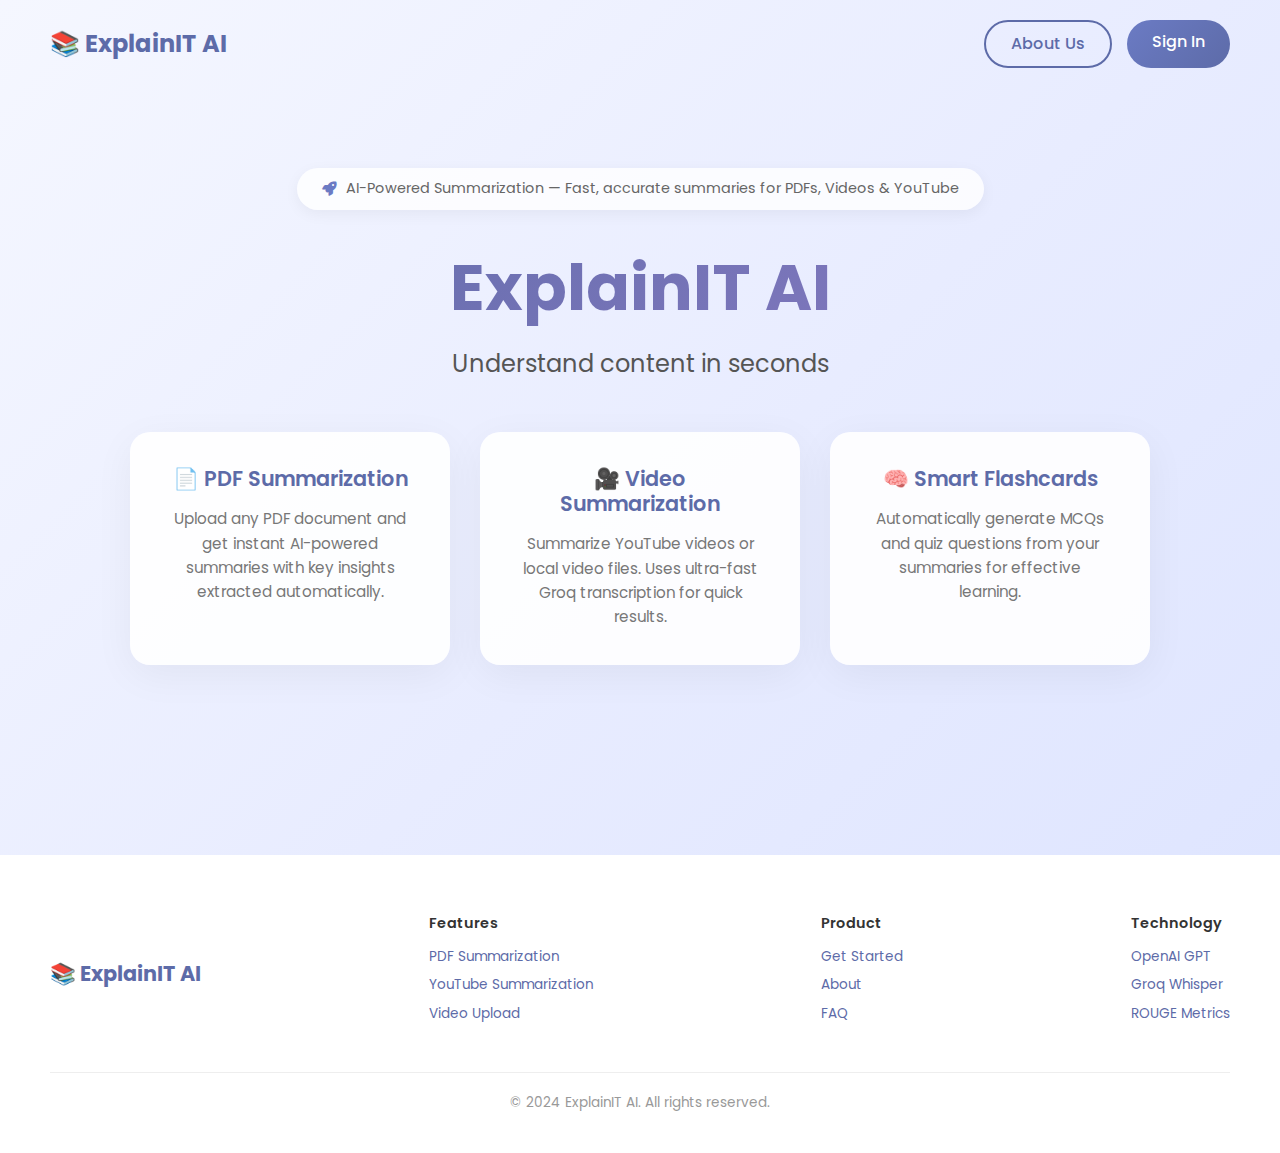
<file: templates/landing.html>
<!DOCTYPE html>
<html lang="en">

<head>
    <meta charset="UTF-8">
    <meta name="viewport" content="width=device-width, initial-scale=1.0">
    <title>ExplainIT AI - Smart Summarization Platform</title>
    <link href="https://cdn.jsdelivr.net/npm/bootstrap@5.3.3/dist/css/bootstrap.min.css" rel="stylesheet">
    <link rel="stylesheet" href="https://cdnjs.cloudflare.com/ajax/libs/font-awesome/6.0.0/css/all.min.css">
    <style>
        @import url('https://fonts.googleapis.com/css2?family=Poppins:wght@300;400;500;600;700&display=swap');

        * {
            margin: 0;
            padding: 0;
            box-sizing: border-box;
        }

        body {
            font-family: 'Poppins', sans-serif;
            background: linear-gradient(135deg, #f5f7ff 0%, #e8ecff 50%, #dce3ff 100%);
            min-height: 100vh;
            overflow-x: hidden;
        }

        /* Navbar */
        .navbar {
            background: transparent;
            padding: 20px 50px;
            display: flex;
            justify-content: space-between;
            align-items: center;
        }

        .navbar-brand {
            font-size: 1.5rem;
            font-weight: 700;
            color: #5D6BA8;
            text-decoration: none;
            display: flex;
            align-items: center;
            gap: 10px;
        }

        .navbar-brand:hover {
            color: #4a5a9a;
        }

        .nav-buttons {
            display: flex;
            gap: 15px;
        }

        .nav-btn {
            padding: 10px 25px;
            border-radius: 25px;
            font-weight: 500;
            text-decoration: none;
            transition: all 0.3s;
        }

        .nav-btn-outline {
            border: 2px solid #5D6BA8;
            color: #5D6BA8;
            background: transparent;
        }

        .nav-btn-outline:hover {
            background: #5D6BA8;
            color: white;
        }

        .nav-btn-primary {
            background: linear-gradient(135deg, #6B7BC4 0%, #5D6BA8 100%);
            color: white;
            border: none;
        }

        .nav-btn-primary:hover {
            transform: translateY(-2px);
            box-shadow: 0 5px 20px rgba(93, 107, 168, 0.4);
        }

        /* Hero Section */
        .hero {
            text-align: center;
            padding: 80px 20px 60px;
            position: relative;
        }

        .announcement {
            display: inline-flex;
            align-items: center;
            gap: 10px;
            background: rgba(255, 255, 255, 0.8);
            padding: 10px 25px;
            border-radius: 30px;
            font-size: 0.9rem;
            color: #666;
            margin-bottom: 40px;
            box-shadow: 0 4px 15px rgba(0, 0, 0, 0.05);
        }

        .announcement i {
            color: #6B7BC4;
        }

        .hero-title {
            font-size: 4rem;
            font-weight: 700;
            background: linear-gradient(135deg, #5D6BA8 0%, #8B7BC4 100%);
            -webkit-background-clip: text;
            -webkit-text-fill-color: transparent;
            background-clip: text;
            margin-bottom: 20px;
        }

        .hero-subtitle {
            font-size: 1.5rem;
            color: #555;
            font-weight: 400;
            margin-bottom: 50px;
        }

        /* Feature Cards */
        .feature-cards {
            display: flex;
            justify-content: center;
            gap: 30px;
            flex-wrap: wrap;
            padding: 0 20px;
            margin-bottom: 80px;
        }

        .feature-card {
            background: rgba(255, 255, 255, 0.9);
            border-radius: 20px;
            padding: 35px 40px;
            width: 320px;
            box-shadow: 0 10px 40px rgba(0, 0, 0, 0.05);
            transition: all 0.3s;
            cursor: pointer;
            text-decoration: none;
        }

        .feature-card:hover {
            transform: translateY(-10px);
            box-shadow: 0 20px 50px rgba(93, 107, 168, 0.15);
        }

        .feature-card h3 {
            font-size: 1.3rem;
            font-weight: 600;
            color: #5D6BA8;
            margin-bottom: 15px;
        }

        .feature-card p {
            color: #777;
            font-size: 0.95rem;
            line-height: 1.6;
            margin: 0;
        }

        /* Background Wave */
        .wave-bg {
            position: absolute;
            bottom: 0;
            left: 0;
            width: 100%;
            height: 300px;
            background: linear-gradient(180deg, transparent 0%, rgba(147, 165, 255, 0.1) 100%);
            pointer-events: none;
        }

        /* Footer */
        .footer {
            background: white;
            padding: 60px 50px 40px;
            margin-top: 50px;
        }

        .footer-content {
            display: flex;
            justify-content: space-between;
            flex-wrap: wrap;
            gap: 40px;
            max-width: 1200px;
            margin: 0 auto;
        }

        .footer-brand {
            font-size: 1.3rem;
            font-weight: 700;
            color: #5D6BA8;
            display: flex;
            align-items: center;
            gap: 10px;
        }

        .footer-section h4 {
            font-size: 0.9rem;
            font-weight: 600;
            color: #333;
            margin-bottom: 15px;
        }

        .footer-section a {
            display: block;
            color: #5D6BA8;
            text-decoration: none;
            font-size: 0.85rem;
            margin-bottom: 8px;
            transition: color 0.2s;
        }

        .footer-section a:hover {
            color: #8B7BC4;
        }

        .footer-bottom {
            text-align: center;
            margin-top: 40px;
            padding-top: 20px;
            border-top: 1px solid #eee;
            color: #999;
            font-size: 0.85rem;
        }

        /* Responsive */
        @media (max-width: 768px) {
            .navbar {
                padding: 15px 20px;
            }

            .hero-title {
                font-size: 2.5rem;
            }

            .hero-subtitle {
                font-size: 1.1rem;
            }

            .feature-cards {
                flex-direction: column;
                align-items: center;
            }

            .feature-card {
                width: 90%;
            }

            .footer-content {
                flex-direction: column;
                text-align: center;
            }
        }
    </style>
</head>

<body>
    <!-- Navbar -->
    <nav class="navbar">
        <a href="/" class="navbar-brand">
            📚 ExplainIT AI
        </a>
        <div class="nav-buttons">
            <a href="#about" class="nav-btn nav-btn-outline">About Us</a>
            <a href="/login" class="nav-btn nav-btn-primary">Sign In</a>
        </div>
    </nav>

    <!-- Hero Section -->
    <section class="hero">
        <div class="announcement">
            <i class="fas fa-rocket"></i>
            AI-Powered Summarization — Fast, accurate summaries for PDFs, Videos & YouTube
        </div>

        <h1 class="hero-title">ExplainIT AI</h1>
        <p class="hero-subtitle">Understand content in seconds</p>

        <!-- Feature Cards -->
        <div class="feature-cards">
            <a href="/login" class="feature-card">
                <h3>📄 PDF Summarization</h3>
                <p>Upload any PDF document and get instant AI-powered summaries with key insights extracted
                    automatically.</p>
            </a>

            <a href="/login" class="feature-card">
                <h3>🎥 Video Summarization</h3>
                <p>Summarize YouTube videos or local video files. Uses ultra-fast Groq transcription for quick results.
                </p>
            </a>

            <a href="/login" class="feature-card">
                <h3>🧠 Smart Flashcards</h3>
                <p>Automatically generate MCQs and quiz questions from your summaries for effective learning.</p>
            </a>
        </div>
    </section>

    <!-- About Section -->
    <section id="about" class="footer">
        <div class="footer-content">
            <div class="footer-brand">
                📚 ExplainIT AI
            </div>

            <div class="footer-section">
                <h4>Features</h4>
                <a href="/login">PDF Summarization</a>
                <a href="/login">YouTube Summarization</a>
                <a href="/login">Video Upload</a>
            </div>

            <div class="footer-section">
                <h4>Product</h4>
                <a href="/login">Get Started</a>
                <a href="#about">About</a>
                <a href="#">FAQ</a>
            </div>

            <div class="footer-section">
                <h4>Technology</h4>
                <a href="#">OpenAI GPT</a>
                <a href="#">Groq Whisper</a>
                <a href="#">ROUGE Metrics</a>
            </div>
        </div>

        <div class="footer-bottom">
            © 2024 ExplainIT AI. All rights reserved.
        </div>
    </section>

    <script>
        // Smooth scroll for About link
        document.querySelectorAll('a[href^="#"]').forEach(anchor => {
            anchor.addEventListener('click', function (e) {
                e.preventDefault();
                const target = document.querySelector(this.getAttribute('href'));
                if (target) {
                    target.scrollIntoView({ behavior: 'smooth' });
                }
            });
        });
    </script>
</body>

</html>
</file>
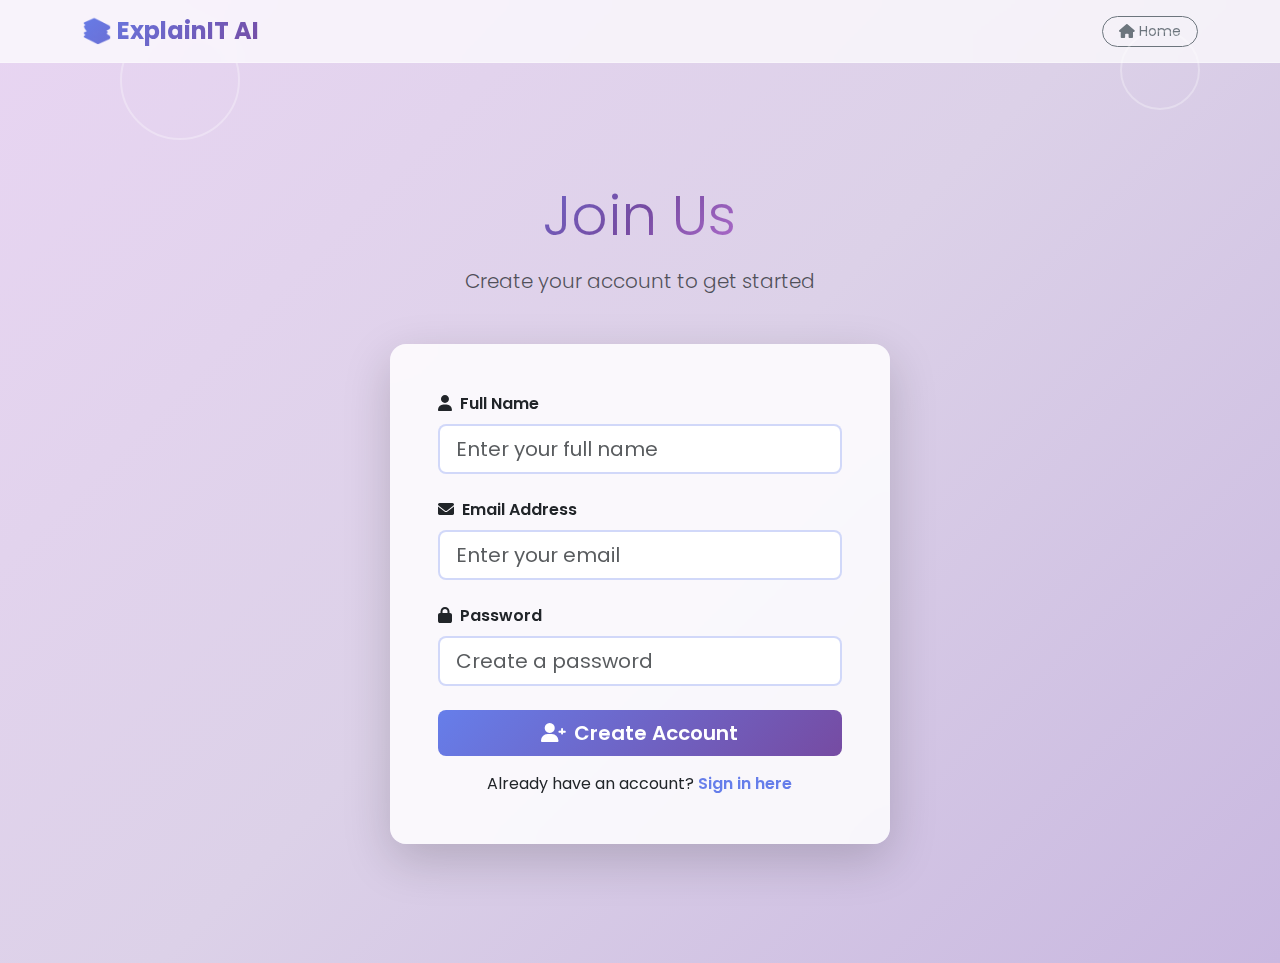
<file: templates/register.html>
<!doctype html>
<html lang="en">

<head>
  <meta charset="utf-8">
  <meta name="viewport" content="width=device-width, initial-scale=1">
  <title>Register - ExplainIT AI</title>
  <link href="https://cdn.jsdelivr.net/npm/bootstrap@5.3.3/dist/css/bootstrap.min.css" rel="stylesheet">
  <link rel="stylesheet" href="https://cdnjs.cloudflare.com/ajax/libs/font-awesome/6.0.0/css/all.min.css">
  <style>
    @import url('https://fonts.googleapis.com/css2?family=Poppins:wght@300;400;500;600;700&display=swap');

    * {
      margin: 0;
      padding: 0;
      box-sizing: border-box;
    }

    body {
      font-family: 'Poppins', sans-serif;
      background: linear-gradient(135deg, #E8D5F2 0%, #DCD1E8 50%, #C9B8E0 100%);
      min-height: 100vh;
      position: relative;
    }

    /* Decorative circles */
    body::before,
    body::after {
      content: '';
      position: fixed;
      border-radius: 50%;
      border: 2px solid rgba(255, 255, 255, 0.3);
      pointer-events: none;
    }

    body::before {
      width: 120px;
      height: 120px;
      top: 20px;
      left: 120px;
    }

    body::after {
      width: 80px;
      height: 80px;
      top: 30px;
      right: 80px;
    }

    .navbar {
      background: rgba(255, 255, 255, 0.7) !important;
      backdrop-filter: blur(10px);
      border-bottom: 1px solid rgba(255, 255, 255, 0.3);
    }

    .navbar-brand {
      background: linear-gradient(135deg, #667eea 0%, #764ba2 100%);
      -webkit-background-clip: text;
      -webkit-text-fill-color: transparent;
      background-clip: text;
      font-weight: 700;
      font-size: 1.5rem;
    }

    .card {
      background: rgba(255, 255, 255, 0.85);
      backdrop-filter: blur(15px);
      border: 1px solid rgba(255, 255, 255, 0.4);
      box-shadow: 0 8px 32px rgba(0, 0, 0, 0.1);
    }

    h1 {
      background: linear-gradient(135deg, #667eea 0%, #764ba2 50%, #f093fb 100%);
      -webkit-background-clip: text;
      -webkit-text-fill-color: transparent;
      background-clip: text;
      font-weight: 700;
    }

    .form-control {
      background: rgba(255, 255, 255, 0.9);
      border: 2px solid rgba(102, 126, 234, 0.3);
    }

    .form-control:focus {
      background: white;
      border-color: #667eea;
      box-shadow: 0 0 0 3px rgba(102, 126, 234, 0.1);
    }

    .btn-primary {
      background: linear-gradient(135deg, #667eea 0%, #764ba2 100%);
      border: none;
      font-weight: 600;
    }

    .btn-primary:hover {
      background: linear-gradient(135deg, #764ba2 0%, #667eea 100%);
      transform: translateY(-2px);
      box-shadow: 0 8px 25px rgba(102, 126, 234, 0.4);
    }
  </style>
</head>

<body>
  <nav class="navbar navbar-expand-lg navbar-light">
    <div class="container">
      <a href="/" class="navbar-brand">📚 ExplainIT AI</a>
      <a href="/" class="btn btn-outline-secondary btn-sm rounded-pill px-3">
        <i class="fas fa-home me-1"></i>Home
      </a>
    </div>
  </nav>

  <div class="container-fluid min-vh-100 d-flex align-items-center justify-content-center">
    <div class="row w-100 justify-content-center">
      <div class="col-md-6 col-lg-5">
        <div class="text-center mb-5">
          <h1 class="display-4 mb-3" style="font-size: 3.5rem;">Join Us</h1>
          <p class="lead text-muted">Create your account to get started</p>
        </div>

        <div class="card shadow-lg border-0 rounded-4">
          <div class="card-body p-5">
            <form method="post" action="/add_users">
              <div class="mb-4">
                <label for="uname" class="form-label fw-semibold">
                  <i class="fas fa-user me-2"></i>Full Name
                </label>
                <input type="text" class="form-control form-control-lg rounded-3" id="uname" name="uname"
                  placeholder="Enter your full name" required>
              </div>

              <div class="mb-4">
                <label for="uemail" class="form-label fw-semibold">
                  <i class="fas fa-envelope me-2"></i>Email Address
                </label>
                <input type="email" class="form-control form-control-lg rounded-3" id="uemail" name="uemail"
                  placeholder="Enter your email" required>
              </div>

              <div class="mb-4">
                <label for="upassword" class="form-label fw-semibold">
                  <i class="fas fa-lock me-2"></i>Password
                </label>
                <input type="password" class="form-control form-control-lg rounded-3" id="upassword" name="upassword"
                  placeholder="Create a password" required>
              </div>

              <button type="submit" class="btn btn-primary btn-lg w-100 mb-3 rounded-3">
                <i class="fas fa-user-plus me-2"></i>Create Account
              </button>
            </form>

            <div class="text-center">
              <p class="mb-0">Already have an account?
                <a href="/login" class="text-decoration-none fw-semibold" style="color: #667eea;">Sign in here</a>
              </p>
            </div>
          </div>
        </div>
      </div>
    </div>
  </div>
  <script src="https://cdn.jsdelivr.net/npm/bootstrap@5.3.3/dist/js/bootstrap.bundle.min.js"></script>
</body>

</html>
</file>
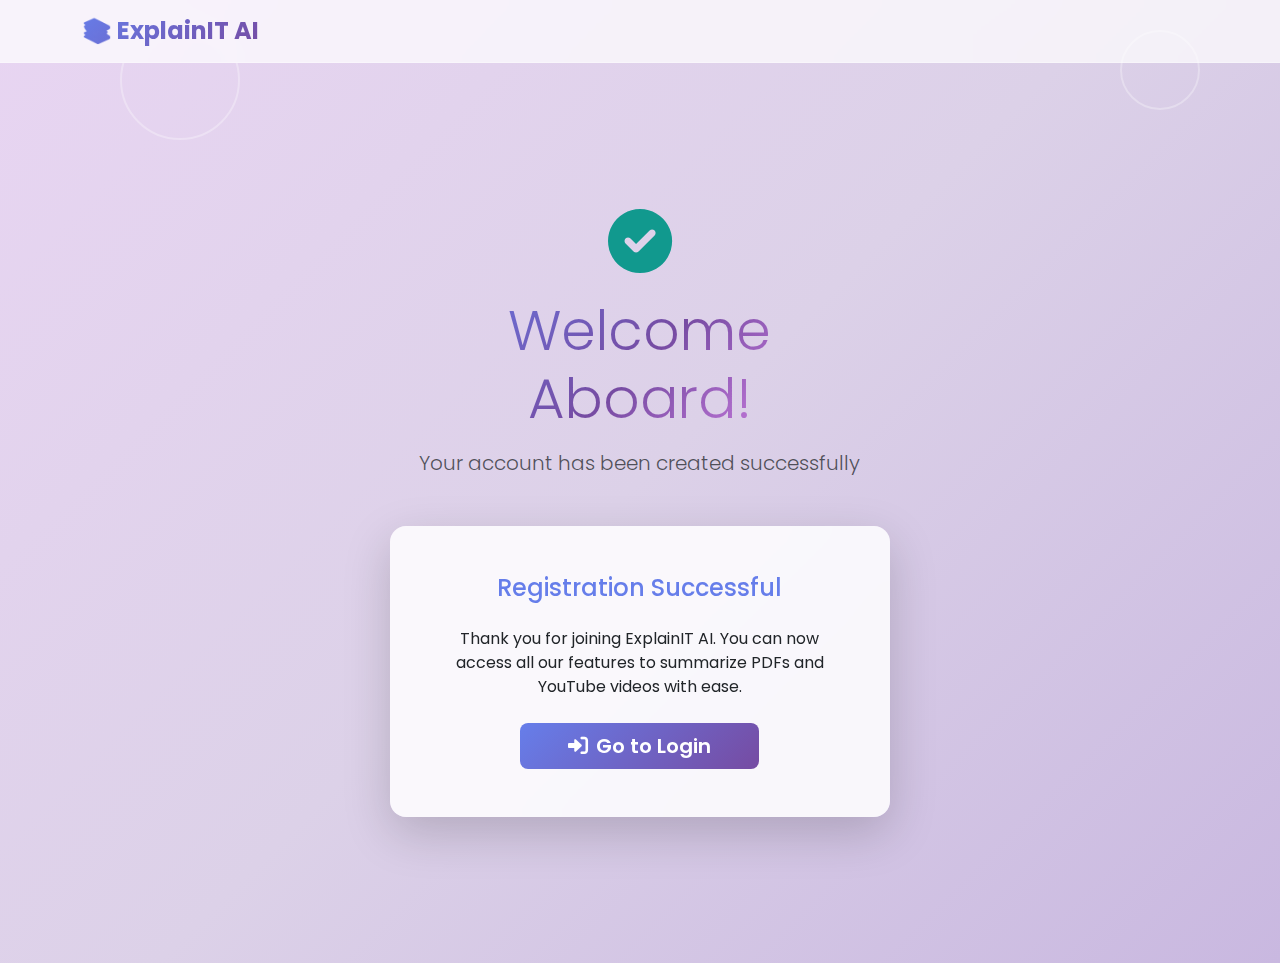
<file: templates/successful.html>
<!DOCTYPE html>
<html lang="en">
<head>
    <meta charset="UTF-8">
    <meta name="viewport" content="width=device-width, initial-scale=1.0">
    <title>Registration Successful - ExplainIT AI</title>
    <link href="https://cdn.jsdelivr.net/npm/bootstrap@5.3.3/dist/css/bootstrap.min.css" rel="stylesheet">
    <link rel="stylesheet" href="https://cdnjs.cloudflare.com/ajax/libs/font-awesome/6.0.0/css/all.min.css">
    <style>
      @import url('https://fonts.googleapis.com/css2?family=Poppins:wght@300;400;500;600;700&display=swap');

      * {
        margin: 0;
        padding: 0;
        box-sizing: border-box;
      }

      body {
        font-family: 'Poppins', sans-serif;
        background: linear-gradient(135deg, #E8D5F2 0%, #DCD1E8 50%, #C9B8E0 100%);
        min-height: 100vh;
        position: relative;
      }

      /* Decorative circles */
      body::before,
      body::after {
        content: '';
        position: fixed;
        border-radius: 50%;
        border: 2px solid rgba(255, 255, 255, 0.3);
        pointer-events: none;
      }

      body::before {
        width: 120px;
        height: 120px;
        top: 20px;
        left: 120px;
      }

      body::after {
        width: 80px;
        height: 80px;
        top: 30px;
        right: 80px;
      }

      .navbar {
        background: rgba(255, 255, 255, 0.7) !important;
        backdrop-filter: blur(10px);
        border-bottom: 1px solid rgba(255, 255, 255, 0.3);
      }

      .navbar-brand {
        background: linear-gradient(135deg, #667eea 0%, #764ba2 100%);
        -webkit-background-clip: text;
        -webkit-text-fill-color: transparent;
        background-clip: text;
        font-weight: 700;
        font-size: 1.5rem;
      }

      .card {
        background: rgba(255, 255, 255, 0.85);
        backdrop-filter: blur(15px);
        border: 1px solid rgba(255, 255, 255, 0.4);
        box-shadow: 0 8px 32px rgba(0, 0, 0, 0.1);
      }

      h1 {
        background: linear-gradient(135deg, #667eea 0%, #764ba2 50%, #f093fb 100%);
        -webkit-background-clip: text;
        -webkit-text-fill-color: transparent;
        background-clip: text;
        font-weight: 700;
      }

      .btn-primary {
        background: linear-gradient(135deg, #667eea 0%, #764ba2 100%);
        border: none;
        font-weight: 600;
      }

      .btn-primary:hover {
        background: linear-gradient(135deg, #764ba2 0%, #667eea 100%);
        transform: translateY(-2px);
        box-shadow: 0 8px 25px rgba(102, 126, 234, 0.4);
      }
    </style>
</head>
<body>
<nav class="navbar navbar-expand-lg navbar-light">
  <div class="container">
    <a href="" class="navbar-brand">📚 ExplainIT AI</a>
  </div>
</nav>

<div class="container-fluid min-vh-100 d-flex align-items-center justify-content-center">
  <div class="row w-100 justify-content-center">
    <div class="col-md-6 col-lg-5">
      <div class="text-center mb-5">
        <div class="success-icon mb-4">
          <i class="fas fa-check-circle" style="font-size: 4rem; color: #11998e;"></i>
        </div>
        <h1 class="display-4 mb-3" style="font-size: 3.5rem;">Welcome Aboard!</h1>
        <p class="lead text-muted">Your account has been created successfully</p>
      </div>

      <div class="card shadow-lg border-0 rounded-4">
        <div class="card-body p-5 text-center">
          <h2 class="h4 mb-4" style="color: #667eea;">Registration Successful</h2>
          <p class="mb-4">Thank you for joining ExplainIT AI. You can now access all our features to summarize PDFs and YouTube videos with ease.</p>

          <a href="/" class="btn btn-primary btn-lg px-5 rounded-3">
            <i class="fas fa-sign-in-alt me-2"></i>Go to Login
          </a>
        </div>
      </div>
    </div>
  </div>
</div>
<script src="https://cdn.jsdelivr.net/npm/bootstrap@5.3.3/dist/js/bootstrap.bundle.min.js"></script>
</body>
</html>
</file>
